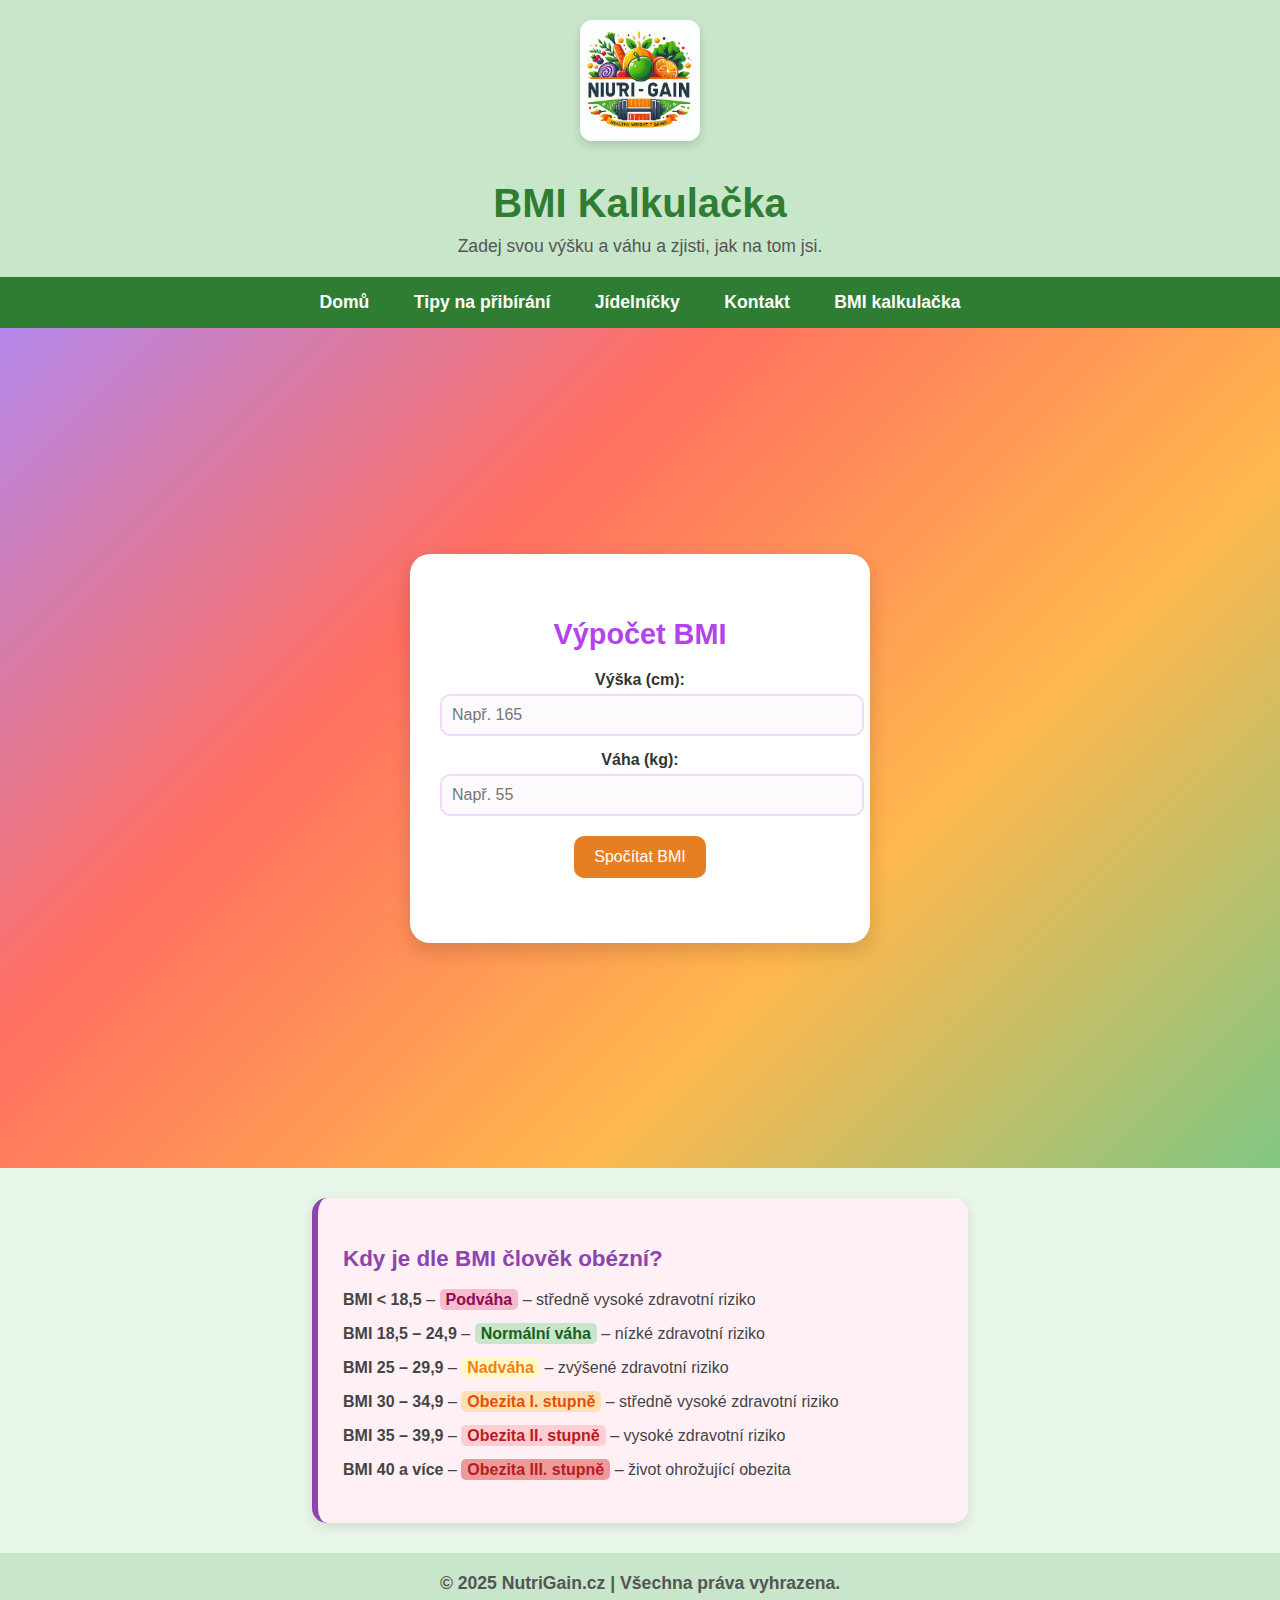
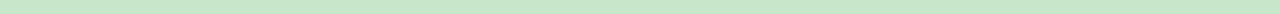
<file: bmi.html>
<!DOCTYPE html>
<html lang="cs">
<head>
  <meta charset="UTF-8" />
  <meta name="viewport" content="width=device-width, initial-scale=1.0" />
  <title>BMI Kalkulačka | NutriGain</title>
  <link rel="stylesheet" href="styly.css" />
  <link rel="icon" href="favicon.jpg" type="image/jpeg" />
</head>
<body>

  <header>
    <img src="logo.jpg" alt="Logo NutriGain" class="logo" />
    <h1>BMI Kalkulačka</h1>
    <p>Zadej svou výšku a váhu a zjisti, jak na tom jsi.</p>
  </header>

  <nav>
    <ul>
      <li><a href="index.html">Domů</a></li>
      <li><a href="tipy.html">Tipy na přibírání</a></li>
      <li><a href="jidelnicky.html">Jídelníčky</a></li>
      <li><a href="kontakt.html">Kontakt</a></li>
      <li><a href="bmi.html">BMI kalkulačka</a></li>
    </ul>
  </nav>

  <section class="bmi-color-bg">
    <div class="bmi-box fancy">
      <h2>Výpočet BMI</h2>
      <label for="height">Výška (cm):</label>
      <input type="number" id="height" placeholder="Např. 165" />

      <label for="weight">Váha (kg):</label>
      <input type="number" id="weight" placeholder="Např. 55" />

      <button onclick="calculateBMI()">Spočítat BMI</button>

      <div id="result"></div>
    </div>
  </section>

  <section class="bmi-info-box">
    <h3>Kdy je dle BMI člověk obézní?</h3>
    <ul>
      <li><strong>BMI &lt; 18,5</strong> – <span class="bmi-risk mild">Podváha</span> – středně vysoké zdravotní riziko</li>
      <li><strong>BMI 18,5 – 24,9</strong> – <span class="bmi-risk safe">Normální váha</span> – nízké zdravotní riziko</li>
      <li><strong>BMI 25 – 29,9</strong> – <span class="bmi-risk moderate">Nadváha</span> – zvýšené zdravotní riziko</li>
      <li><strong>BMI 30 – 34,9</strong> – <span class="bmi-risk warning">Obezita I. stupně</span> – středně vysoké zdravotní riziko</li>
      <li><strong>BMI 35 – 39,9</strong> – <span class="bmi-risk danger">Obezita II. stupně</span> – vysoké zdravotní riziko</li>
      <li><strong>BMI 40 a více</strong> – <span class="bmi-risk extreme">Obezita III. stupně</span> – život ohrožující obezita</li>
    </ul>
  </section>

  <footer>
    <p>&copy; 2025 NutriGain.cz | Všechna práva vyhrazena.</p>
  </footer>

  <script>
    function calculateBMI() {
      const height = parseFloat(document.getElementById("height").value) / 100;
      const weight = parseFloat(document.getElementById("weight").value);
      const resultDiv = document.getElementById("result");

      if (!height || !weight || height <= 0 || weight <= 0) {
        resultDiv.innerHTML = "<p style='color:red;'>Zadej platné hodnoty!</p>";
        return;
      }

      const bmi = weight / (height * height);
      let message = "";

      if (bmi < 18.5) {
        message = "Máš podváhu.";
      } else if (bmi >= 18.5 && bmi < 25) {
        message = "Máš normální váhu.";
      } else if (bmi >= 25 && bmi < 30) {
        message = "Máš nadváhu.";
      } else {
        message = "Máš obezitu.";
      }

      resultDiv.innerHTML = `<p>Tvoje BMI je <strong>${bmi.toFixed(1)}</strong>. ${message}</p>`;
    }
  </script>

</body>
</html>
</file>
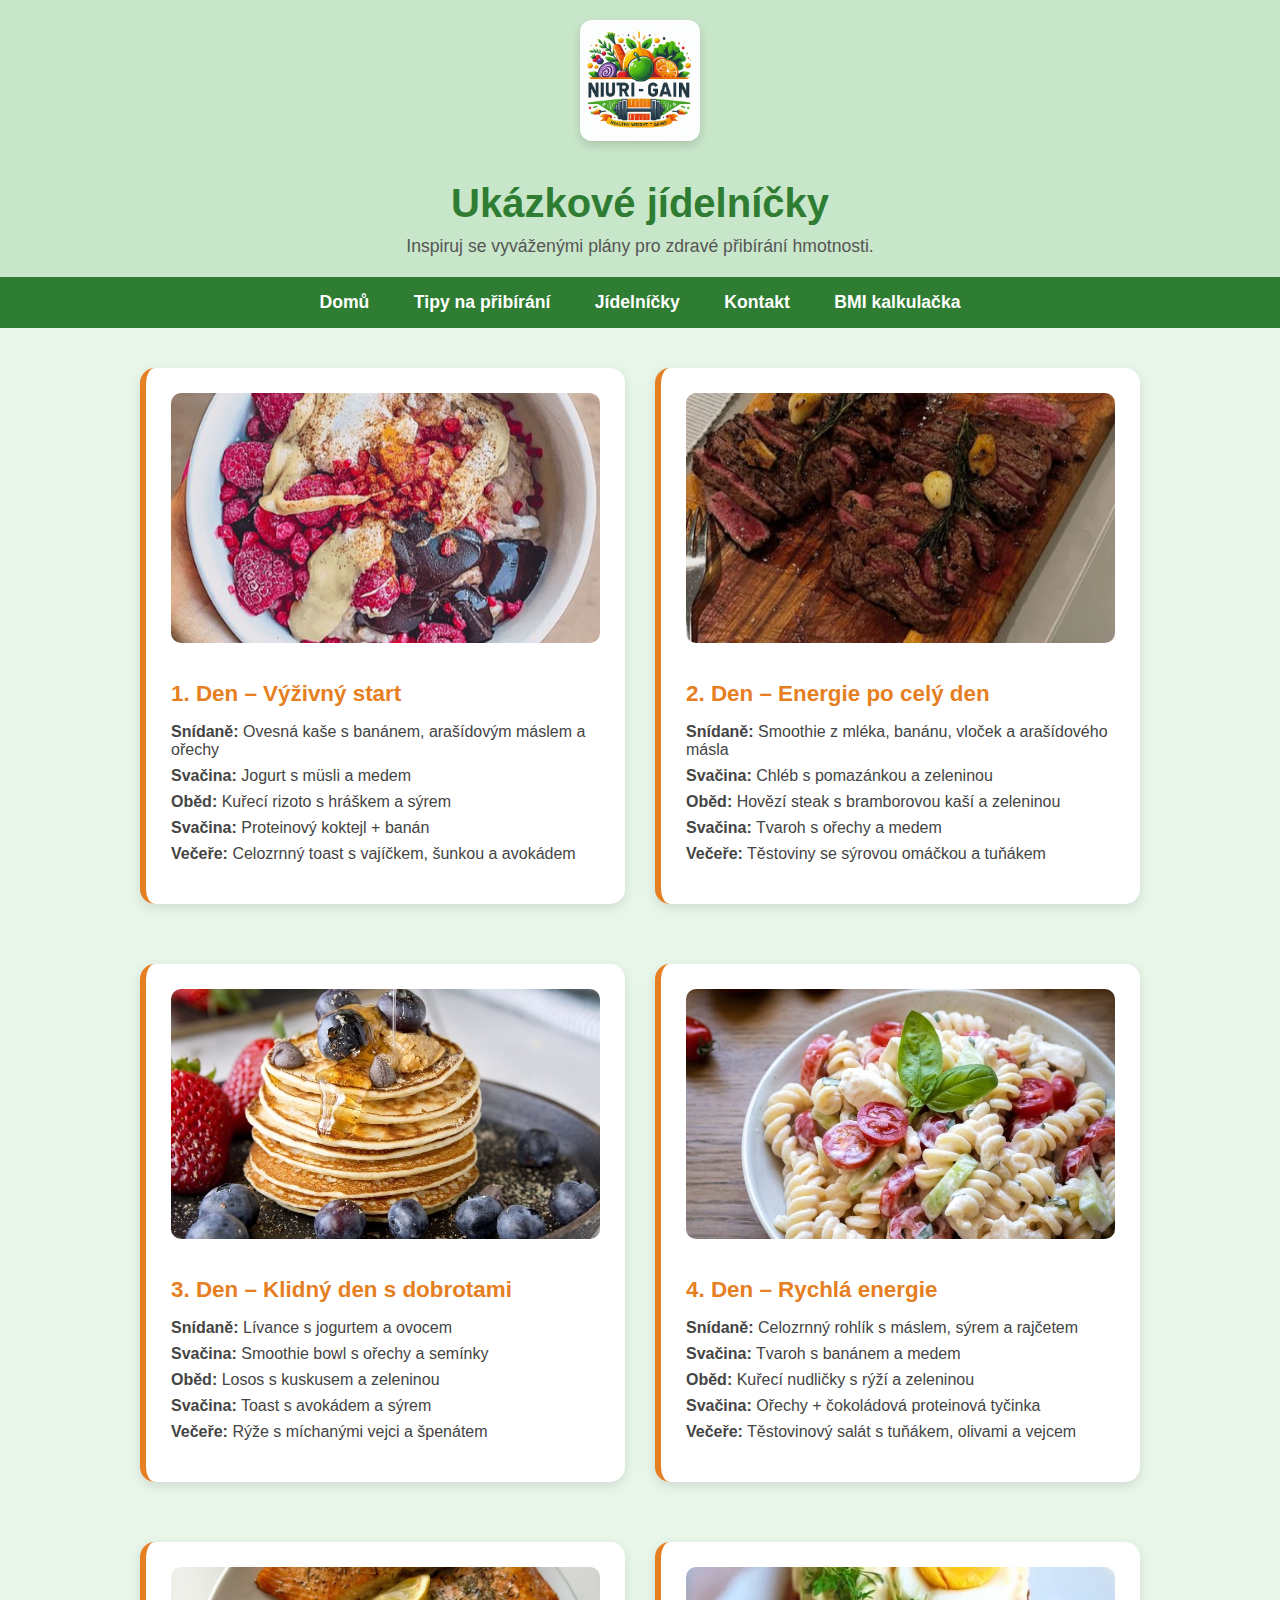
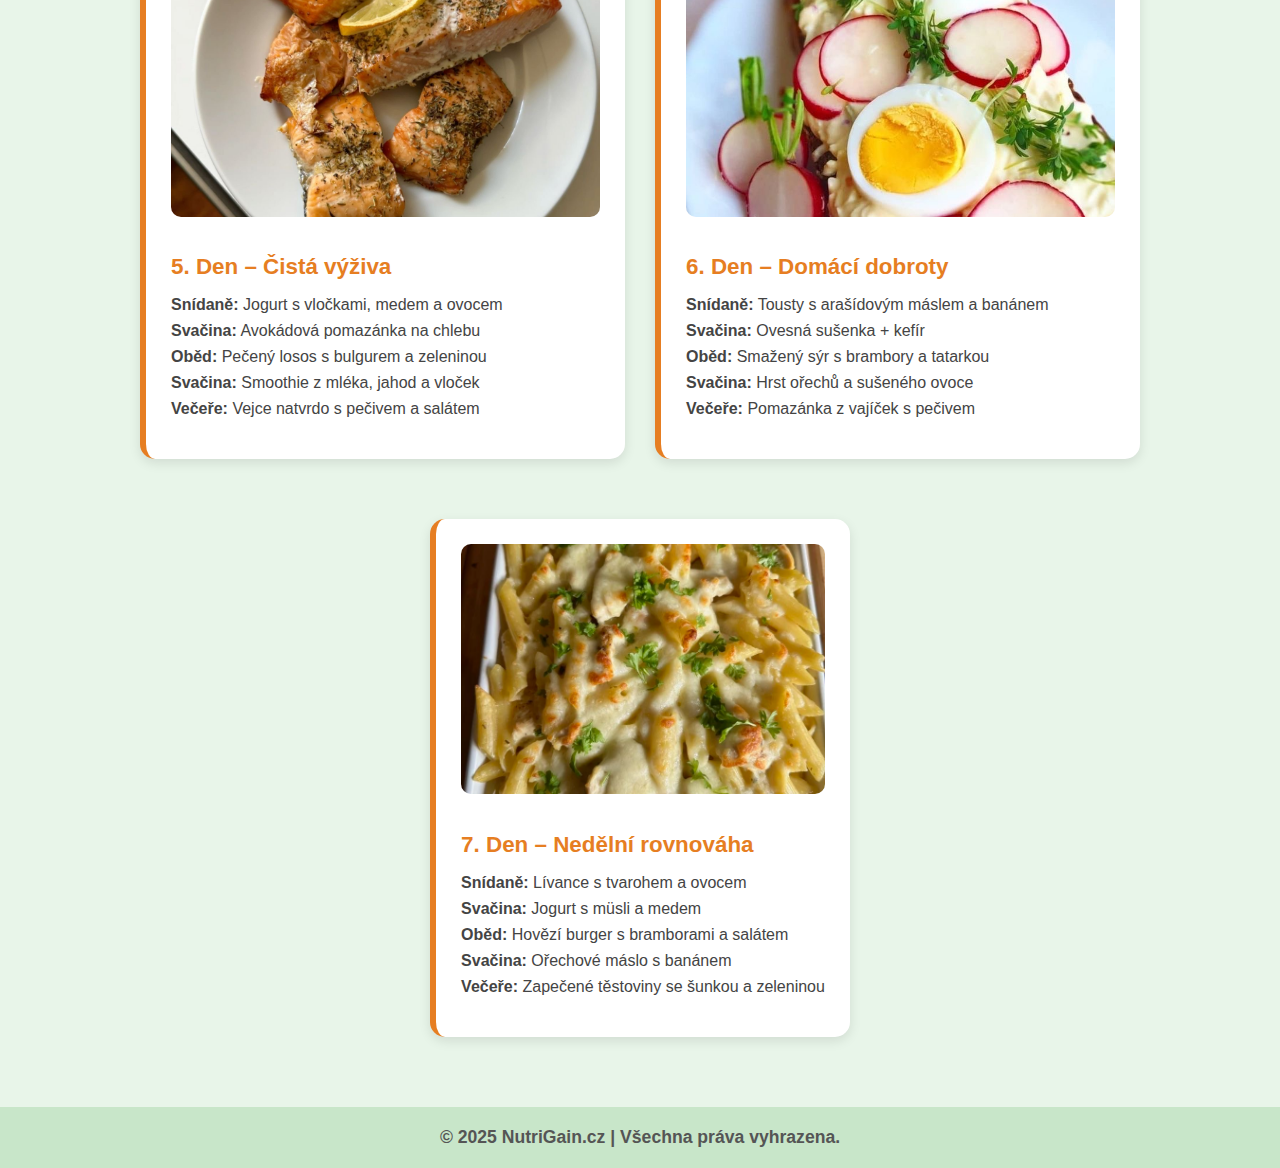
<file: jidelnicky.html>
<!DOCTYPE html>
<html lang="cs">
<head>
  <meta charset="UTF-8" />
  <meta name="viewport" content="width=device-width, initial-scale=1.0" />
  <title>Jídelníčky – NutriGain</title>
  <link rel="stylesheet" href="styly.css" />
</head>
<body>

  <header>
    <img src="logo.jpg" alt="Logo NutriGain" class="logo" />
    <h1>Ukázkové jídelníčky</h1>
    <p>Inspiruj se vyváženými plány pro zdravé přibírání hmotnosti.</p>
  </header>

  <nav>
    <ul>
      <li><a href="index.html">Domů</a></li>
      <li><a href="tipy.html">Tipy na přibírání</a></li>
      <li><a href="jidelnicky.html">Jídelníčky</a></li>
      <li><a href="kontakt.html">Kontakt</a></li>
      <li><a href="bmi.html">BMI kalkulačka</a></li>
    </ul>
  </nav>

  <main class="mealplans-section">

    <!-- 7 denních bloků – beze změn -->
    <!-- ... nechávám vše přesně jak jsi to měla ... -->

    <div class="meal-card">
      <img src="den1.jpg" alt="1. Den – Výživný start">
      <h2>1. Den – Výživný start</h2>
      <ul>
        <li><strong>Snídaně:</strong> Ovesná kaše s banánem, arašídovým máslem a ořechy</li>
        <li><strong>Svačina:</strong> Jogurt s müsli a medem</li>
        <li><strong>Oběd:</strong> Kuřecí rizoto s hráškem a sýrem</li>
        <li><strong>Svačina:</strong> Proteinový koktejl + banán</li>
        <li><strong>Večeře:</strong> Celozrnný toast s vajíčkem, šunkou a avokádem</li>
      </ul>
    </div>

    <div class="meal-card">
      <img src="den2.jpg" alt="2. Den – Energie po celý den">
      <h2>2. Den – Energie po celý den</h2>
      <ul>
        <li><strong>Snídaně:</strong> Smoothie z mléka, banánu, vloček a arašídového másla</li>
        <li><strong>Svačina:</strong> Chléb s pomazánkou a zeleninou</li>
        <li><strong>Oběd:</strong> Hovězí steak s bramborovou kaší a zeleninou</li>
        <li><strong>Svačina:</strong> Tvaroh s ořechy a medem</li>
        <li><strong>Večeře:</strong> Těstoviny se sýrovou omáčkou a tuňákem</li>
      </ul>
    </div>

    <div class="meal-card">
      <img src="den3.jpg" alt="3. Den – Klidný den s dobrotami">
      <h2>3. Den – Klidný den s dobrotami</h2>
      <ul>
        <li><strong>Snídaně:</strong> Lívance s jogurtem a ovocem</li>
        <li><strong>Svačina:</strong> Smoothie bowl s ořechy a semínky</li>
        <li><strong>Oběd:</strong> Losos s kuskusem a zeleninou</li>
        <li><strong>Svačina:</strong> Toast s avokádem a sýrem</li>
        <li><strong>Večeře:</strong> Rýže s míchanými vejci a špenátem</li>
      </ul>
    </div>

    <div class="meal-card">
      <img src="den4.jpg" alt="4. Den – Rychlá energie">
      <h2>4. Den – Rychlá energie</h2>
      <ul>
        <li><strong>Snídaně:</strong> Celozrnný rohlík s máslem, sýrem a rajčetem</li>
        <li><strong>Svačina:</strong> Tvaroh s banánem a medem</li>
        <li><strong>Oběd:</strong> Kuřecí nudličky s rýží a zeleninou</li>
        <li><strong>Svačina:</strong> Ořechy + čokoládová proteinová tyčinka</li>
        <li><strong>Večeře:</strong> Těstovinový salát s tuňákem, olivami a vejcem</li>
      </ul>
    </div>

    <div class="meal-card">
      <img src="den5.jpg" alt="5. Den – Čistá výživa">
      <h2>5. Den – Čistá výživa</h2>
      <ul>
        <li><strong>Snídaně:</strong> Jogurt s vločkami, medem a ovocem</li>
        <li><strong>Svačina:</strong> Avokádová pomazánka na chlebu</li>
        <li><strong>Oběd:</strong> Pečený losos s bulgurem a zeleninou</li>
        <li><strong>Svačina:</strong> Smoothie z mléka, jahod a vloček</li>
        <li><strong>Večeře:</strong> Vejce natvrdo s pečivem a salátem</li>
      </ul>
    </div>

    <div class="meal-card">
      <img src="den6.jpg" alt="6. Den – Domácí dobroty">
      <h2>6. Den – Domácí dobroty</h2>
      <ul>
        <li><strong>Snídaně:</strong> Tousty s arašídovým máslem a banánem</li>
        <li><strong>Svačina:</strong> Ovesná sušenka + kefír</li>
        <li><strong>Oběd:</strong> Smažený sýr s brambory a tatarkou</li>
        <li><strong>Svačina:</strong> Hrst ořechů a sušeného ovoce</li>
        <li><strong>Večeře:</strong> Pomazánka z vajíček s pečivem</li>
      </ul>
    </div>

    <div class="meal-card">
      <img src="den7.jpg" alt="7. Den – Nedělní rovnováha">
      <h2>7. Den – Nedělní rovnováha</h2>
      <ul>
        <li><strong>Snídaně:</strong> Lívance s tvarohem a ovocem</li>
        <li><strong>Svačina:</strong> Jogurt s müsli a medem</li>
        <li><strong>Oběd:</strong> Hovězí burger s bramborami a salátem</li>
        <li><strong>Svačina:</strong> Ořechové máslo s banánem</li>
        <li><strong>Večeře:</strong> Zapečené těstoviny se šunkou a zeleninou</li>
      </ul>
    </div>

  </main>

  <footer>
    <p>&copy; 2025 NutriGain.cz | Všechna práva vyhrazena.</p>
  </footer>

</body>
</html>
</file>
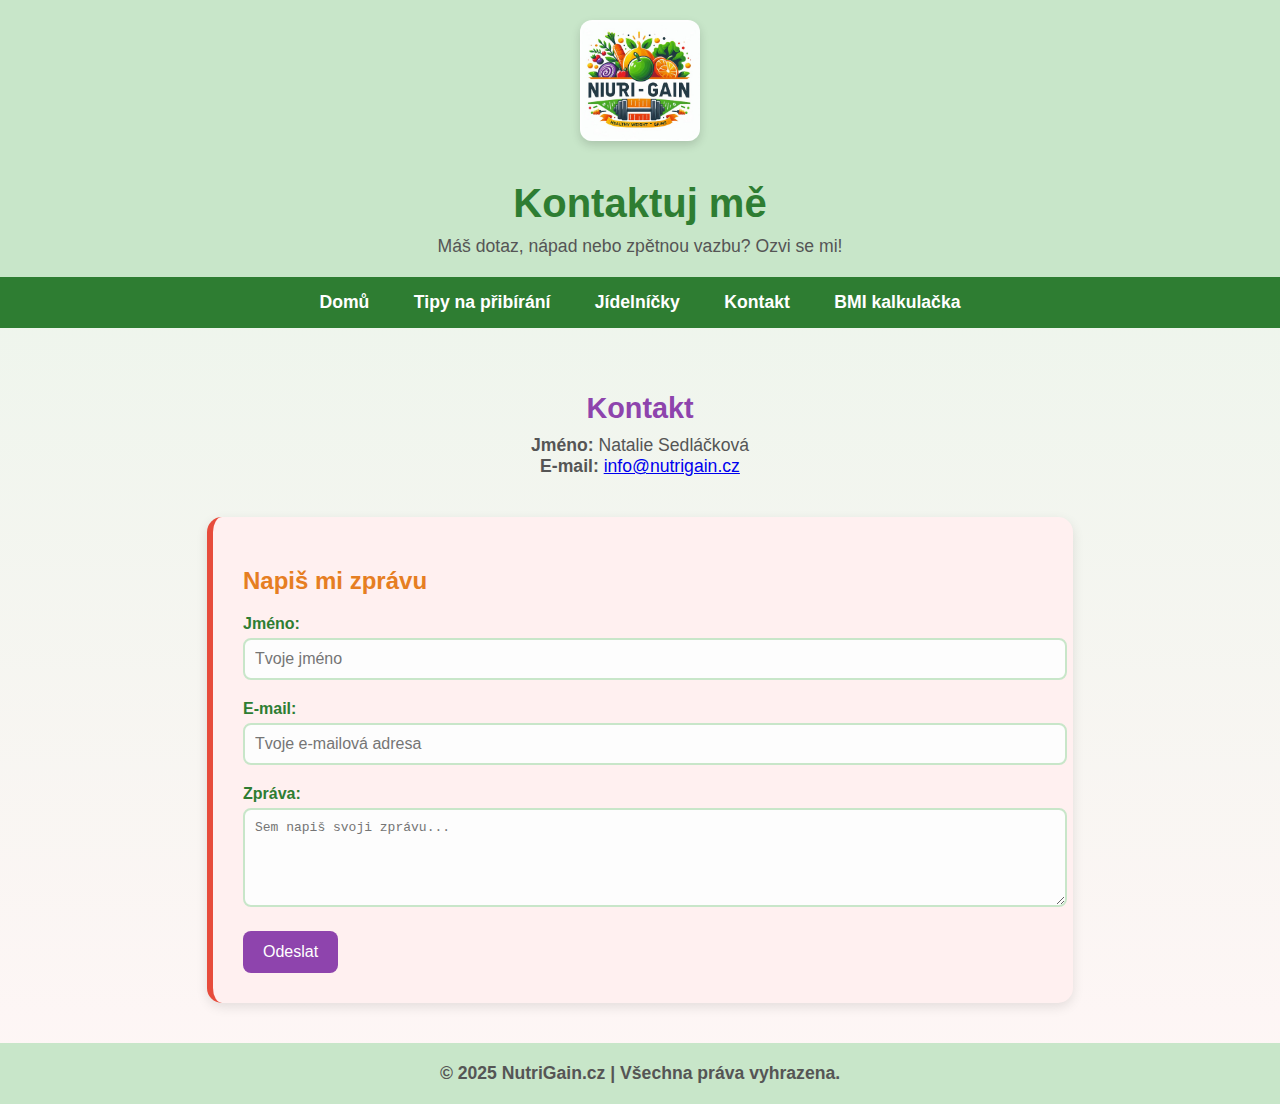
<file: kontakt.html>
<!DOCTYPE html>
<html lang="cs">
<head>
  <meta charset="UTF-8" />
  <meta name="viewport" content="width=device-width, initial-scale=1.0" />
  <title>Kontakt – NutriGain</title>
  <link rel="stylesheet" href="styly.css" />
  <style>
    body {
      background: linear-gradient(to bottom, #e8f5e9, #fff6f6);
      font-family: 'Arial', sans-serif;
      margin: 0;
      padding: 0;
      color: #333;
    }

    header {
      padding: 20px;
      text-align: center;
      background-color: #c8e6c9;
    }

    .logo {
      width: 120px;
      margin-bottom: 10px;
    }

    h1 {
      color: #2e7d32;
      font-size: 2.5em;
      margin-bottom: 10px;
    }

    nav {
      background-color: #2e7d32;
      padding: 15px;
    }

    nav ul {
      list-style: none;
      margin: 0;
      padding: 0;
      text-align: center;
    }

    nav ul li {
      display: inline;
      margin: 0 20px;
    }

    nav ul li a {
      color: white;
      text-decoration: none;
      font-weight: bold;
      font-size: 1.1em;
    }

    nav ul li a:hover {
      background-color: #e67e22;
      padding: 5px 10px;
      border-radius: 5px;
    }

    .contact-section {
      display: flex;
      flex-direction: column;
      align-items: center;
      padding: 40px 20px;
      max-width: 800px;
      margin: 0 auto;
    }

    .contact-info {
      margin-bottom: 40px;
      text-align: center;
    }

    .contact-info h2 {
      color: #8e44ad;
      font-size: 1.8em;
      margin-bottom: 10px;
    }

    .contact-form {
      width: 100%;
      background-color: #fff0f0;
      padding: 30px;
      border-radius: 15px;
      border-left: 6px solid #e74c3c;
      box-shadow: 0 4px 12px rgba(0,0,0,0.1);
    }

    .contact-form h2 {
      color: #e67e22;
      margin-bottom: 20px;
    }

    .contact-form label {
      display: block;
      margin-bottom: 5px;
      font-weight: bold;
      color: #2e7d32;
    }

    .contact-form input,
    .contact-form textarea {
      width: 100%;
      padding: 10px;
      margin-bottom: 20px;
      border: 2px solid #c8e6c9;
      border-radius: 8px;
      font-size: 1em;
      background-color: #fdfdfd;
    }

    .contact-form button {
      background-color: #8e44ad;
      color: white;
      padding: 12px 20px;
      border: none;
      border-radius: 8px;
      font-size: 1em;
      cursor: pointer;
      transition: background-color 0.3s ease;
    }

    .contact-form button:hover {
      background-color: #732d91;
    }

    footer {
      background-color: #c8e6c9;
      text-align: center;
      padding: 20px;
      color: #2e7d32;
      font-weight: bold;
    }
  </style>
</head>
<body>

  <header>
    <img src="logo.jpg" alt="Logo NutriGain" class="logo" />
    <h1>Kontaktuj mě</h1>
    <p>Máš dotaz, nápad nebo zpětnou vazbu? Ozvi se mi!</p>
  </header>

  <nav>
    <ul>
      <li><a href="index.html">Domů</a></li>
      <li><a href="tipy.html">Tipy na přibírání</a></li>
      <li><a href="jidelnicky.html">Jídelníčky</a></li>
      <li><a href="kontakt.html">Kontakt</a></li>
      <li><a href="bmi.html">BMI kalkulačka</a></li>
    </ul>
  </nav>

  <main class="contact-section">
    <div class="contact-info">
      <h2>Kontakt</h2>
      <p><strong>Jméno:</strong> Natalie Sedláčková</p>
      <p><strong>E-mail:</strong> <a href="mailto:info@nutrigain.cz">info@nutrigain.cz</a></p>
    </div>

    <form class="contact-form">
      <h2>Napiš mi zprávu</h2>
      <label for="jmeno">Jméno:</label>
      <input type="text" id="jmeno" name="jmeno" placeholder="Tvoje jméno" required>

      <label for="email">E-mail:</label>
      <input type="email" id="email" name="email" placeholder="Tvoje e-mailová adresa" required>

      <label for="zprava">Zpráva:</label>
      <textarea id="zprava" name="zprava" rows="5" placeholder="Sem napiš svoji zprávu..." required></textarea>

      <button type="submit">Odeslat</button>
    </form>
  </main>

  <footer>
    <p>&copy; 2025 NutriGain.cz | Všechna práva vyhrazena.</p>
  </footer>

</body>
</html>
</file>
<file: styly.css>
/* ZÁKLADNÍ STYL */
body {
  background-color: #e8f5e9;
  font-family: 'Arial', sans-serif;
  margin: 0;
  padding: 0;
  color: #333;
}

header {
  padding: 20px;
  text-align: center;
  background-color: #c8e6c9;
}

.logo {
  width: 120px;
  margin-bottom: 10px;
  box-shadow: 0 4px 10px rgba(0, 0, 0, 0.15);
  border-radius: 12px;
}

h1 {
  color: #2e7d32;
  font-size: 2.5em;
  margin-bottom: 10px;
}

p {
  font-size: 1.1em;
  color: #555;
  max-width: 700px;
  margin: 0 auto;
}

/* NAVIGACE */
nav {
  background-color: #2e7d32;
  padding: 15px;
}

nav ul {
  list-style: none;
  margin: 0;
  padding: 0;
  text-align: center;
}

nav ul li {
  display: inline-block;
  margin: 0 20px;
}

nav ul li a {
  color: white;
  text-decoration: none;
  font-weight: bold;
  font-size: 1.1em;
}

nav ul li a:hover {
  background-color: #e67e22;
  border-radius: 5px;
  padding: 5px 10px;
}

/* RESPONSIVNÍ NAVIGACE PRO MOBIL */
@media (max-width: 600px) {
  nav ul li {
    display: block;
    margin: 10px 0;
  }

  nav ul li a {
    font-size: 1em;
    display: inline-block;
    padding: 8px 12px;
  }
}

/* DUHOVÉ IKONY */
.icons {
  display: flex;
  justify-content: center;
  align-items: center;
  flex-wrap: wrap;
  gap: 40px;
  padding: 50px 20px;
  background: linear-gradient(90deg, #b388eb, #ff6f61, #ffb74d, #81c784);
  border-radius: 15px;
  margin: 50px auto;
  max-width: 1000px;
  box-shadow: 0 4px 12px rgba(0,0,0,0.1);
}

.icons div {
  text-align: center;
  color: white;
  flex: 1 1 200px;
}

.icons img {
  width: 70px;
  height: 70px;
  filter: drop-shadow(2px 2px 4px rgba(0,0,0,0.2));
}

.icons p {
  margin-top: 10px;
  font-size: 1em;
  font-weight: bold;
  color: white;
}

/* SEKCE O STRÁNCE */
.about {
  background-color: #f1f8e9;
  padding: 40px 20px;
  text-align: center;
}

.about h2 {
  color: #2e7d32;
  font-size: 2em;
  margin-bottom: 20px;
}

.about p {
  font-size: 1.1em;
  max-width: 700px;
  margin: 0 auto;
  color: #444;
}

/* BMI SEKCE */
.bmi-color-bg {
  background: linear-gradient(135deg, #b388eb, #ff6f61, #ffb74d, #81c784);
  padding: 60px 20px;
  display: flex;
  justify-content: center;
  align-items: center;
  min-height: 80vh;
}

.bmi-box.fancy {
  background: white;
  padding: 40px 30px;
  border-radius: 20px;
  box-shadow: 0 8px 20px rgba(0,0,0,0.15);
  max-width: 400px;
  width: 100%;
  text-align: center;
}

.bmi-box.fancy h2 {
  color: #b344ec;
  margin-bottom: 20px;
  font-size: 1.8em;
}

.bmi-box.fancy label {
  display: block;
  margin: 15px 0 5px;
  font-weight: bold;
  color: #333;
}

.bmi-box.fancy input {
  width: 100%;
  padding: 10px;
  border: 2px solid #f3d8ff;
  border-radius: 10px;
  font-size: 1em;
  background-color: #fdfafd;
}

.bmi-box.fancy button {
  background-color: #e67e22;
  color: white;
  padding: 12px 20px;
  border: none;
  border-radius: 10px;
  font-size: 1em;
  margin-top: 20px;
  cursor: pointer;
  transition: 0.3s ease;
}

.bmi-box.fancy button:hover {
  background-color: #d45700;
}

#result {
  margin-top: 25px;
  font-size: 1.2em;
  color: #2e7d32;
  font-weight: bold;
}

/* JÍDELNÍČKY */
.mealplans-section {
  display: grid;
  grid-template-columns: 1fr;
  gap: 30px;
  padding: 40px 20px;
  max-width: 1000px;
  margin: 0 auto;
}

.meal-card {
  background-color: #ffffff;
  border-radius: 15px;
  border-left: 6px solid #e67e22;
  box-shadow: 0 4px 12px rgba(0,0,0,0.1);
  padding: 25px;
  transition: transform 0.3s ease;
  margin-bottom: 30px;
}

.meal-card:hover {
  transform: scale(1.02);
  box-shadow: 0 6px 14px rgba(230, 126, 34, 0.3);
}

.meal-card img {
  width: 100%;
  border-radius: 10px;
  margin-bottom: 15px;
  max-height: 250px;
  object-fit: cover;
}

.meal-card h2 {
  color: #e67e22;
  font-size: 1.4em;
  margin-bottom: 10px;
}

.meal-card ul {
  list-style: none;
  padding: 0;
  font-size: 1em;
  color: #444;
}

.meal-card li {
  margin-bottom: 8px;
}

@media (min-width: 768px) {
  .mealplans-section {
    grid-template-columns: 1fr 1fr;
  }
}

/* KONTAKTNÍ STRÁNKA */
.contact-section {
  display: flex;
  flex-direction: column;
  align-items: center;
  padding: 40px 20px;
  max-width: 800px;
  margin: 0 auto;
}

.contact-info {
  margin-bottom: 40px;
  text-align: center;
}

.contact-info h2 {
  color: #8e44ad;
  font-size: 1.8em;
  margin-bottom: 10px;
}

.contact-form {
  width: 100%;
  background-color: #fff0f0;
  padding: 30px;
  border-radius: 15px;
  border-left: 6px solid #e74c3c;
  box-shadow: 0 4px 12px rgba(0,0,0,0.1);
}

.contact-form h2 {
  color: #e67e22;
  margin-bottom: 20px;
}

.contact-form label {
  display: block;
  margin-bottom: 5px;
  font-weight: bold;
  color: #2e7d32;
}

.contact-form input,
.contact-form textarea {
  width: 100%;
  padding: 10px;
  margin-bottom: 20px;
  border: 2px solid #c8e6c9;
  border-radius: 8px;
  font-size: 1em;
  background-color: #fdfdfd;
}

.contact-form button {
  background-color: #8e44ad;
  color: white;
  padding: 12px 20px;
  border: none;
  border-radius: 8px;
  font-size: 1em;
  cursor: pointer;
  transition: background-color 0.3s ease;
}

.contact-form button:hover {
  background-color: #732d91;
}

/* PATIČKA */
footer {
  background-color: #c8e6c9;
  text-align: center;
  padding: 20px;
  color: #2e7d32;
  font-weight: bold;
}
/* TIPY NA PŘIBÍRÁNÍ */
.tips-section {
  display: grid;
  grid-template-columns: 1fr;
  gap: 30px;
  padding: 50px 20px;
  background: linear-gradient(to bottom right, #d1c4e9, #f8bbd0, #ffe082, #c8e6c9);
}

.tip-card {
  background-color: #ffffff;
  border-left: 6px solid #8e44ad;
  border-radius: 15px;
  box-shadow: 0 4px 12px rgba(0,0,0,0.1);
  padding: 25px;
  text-align: center;
  transition: transform 0.3s ease;
}

.tip-card:hover {
  transform: scale(1.02);
}

.tip-card img {
  width: 70px;
  height: 70px;
  margin-bottom: 15px;
}

.tip-card h2 {
  color: #8e44ad;
  font-size: 1.4em;
  margin-bottom: 10px;
}

.tip-card p {
  color: #444;
  font-size: 1em;
  line-height: 1.5em;
}

@media (min-width: 768px) {
  .tips-section {
    grid-template-columns: 1fr 1fr;
  }
}
.mealplans-section .meal-card:last-child:nth-child(odd) {
  grid-column: 1 / -1;
  justify-self: center;
  max-width: 500px;
}
.tips-section .tip-card:last-child:nth-child(odd) {
  grid-column: 1 / -1;
  justify-self: center;
  max-width: 500px;
}
.bmi-info-box {
  background-color: #fff0f6;
  padding: 25px;
  border-radius: 15px;
  box-shadow: 0 4px 12px rgba(0, 0, 0, 0.1);
  max-width: 600px;
  margin: 30px auto;
  text-align: left;
  border-left: 6px solid #8e44ad;
}

.bmi-info-box h3 {
  color: #8e44ad;
  margin-bottom: 15px;
  font-size: 1.4em;
}

.bmi-info-box ul {
  list-style: none;
  padding: 0;
}

.bmi-info-box li {
  margin-bottom: 10px;
  font-size: 1em;
  line-height: 1.5em;
  color: #444;
}

.bmi-risk {
  font-weight: bold;
  padding: 2px 6px;
  border-radius: 5px;
}

.bmi-risk.mild {
  background-color: #f8bbd0;
  color: #880e4f;
}

.bmi-risk.safe {
  background-color: #c8e6c9;
  color: #1b5e20;
}

.bmi-risk.moderate {
  background-color: #fff9c4;
  color: #f57f17;
}

.bmi-risk.warning {
  background-color: #ffe0b2;
  color: #e65100;
}

.bmi-risk.danger {
  background-color: #ffcdd2;
  color: #b71c1c;
}

.bmi-risk.extreme {
  background-color: #ef9a9a;
  color: #b71c1c;
  font-weight: 800;
}
</file>
